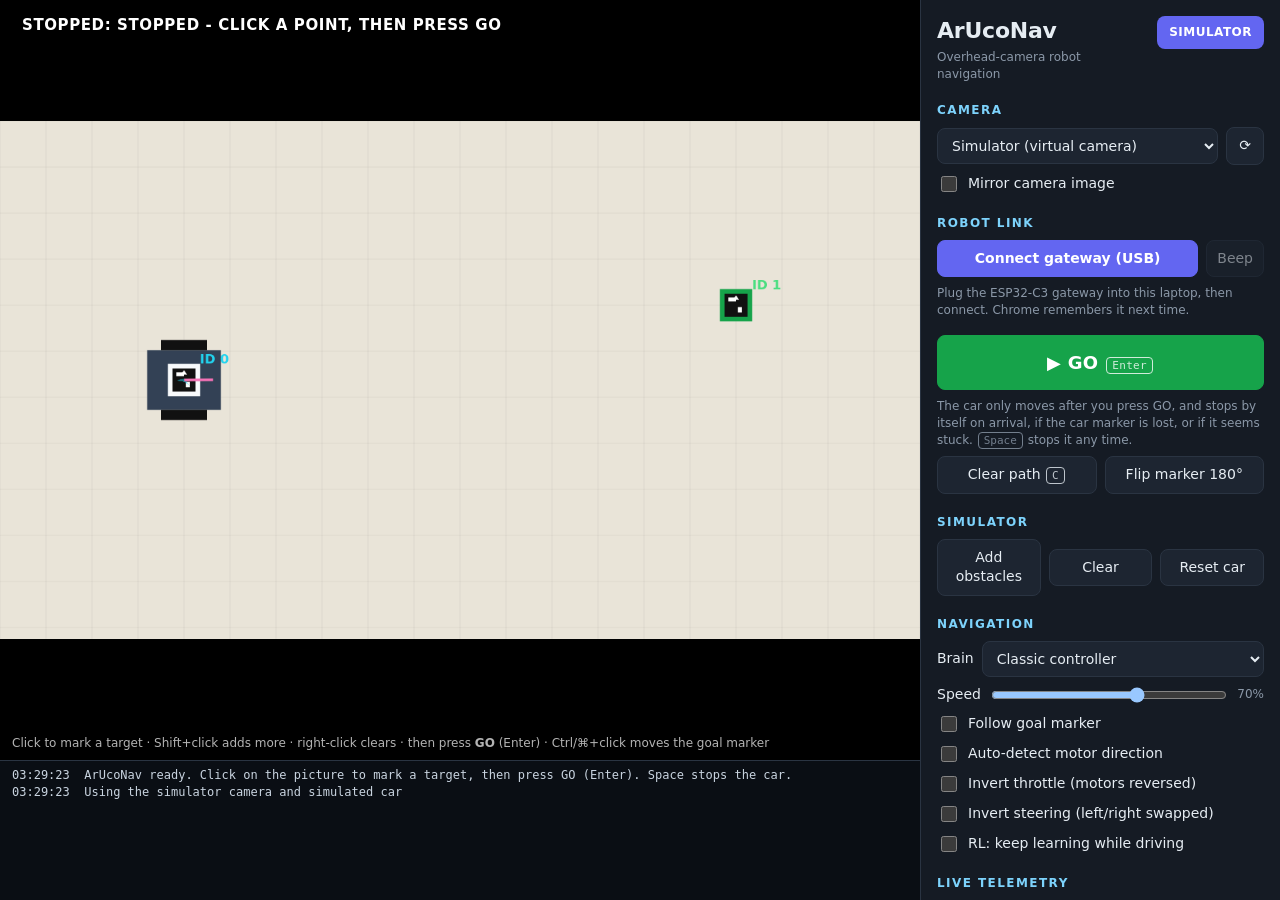
<file: robotics/web/index.html>
<!doctype html>
<html lang="en">
<head>
<meta charset="utf-8">
<meta name="viewport" content="width=device-width, initial-scale=1">
<title>ArUcoNav</title>
<meta name="description" content="Drive an ESP32 robot car to any point you click on an overhead camera picture. Runs in the browser: camera, ArUco markers, USB gateway.">
<link rel="icon" href="icon.svg" type="image/svg+xml">
<link rel="stylesheet" href="style.css">
<script src="vendor/cv.js"></script>
<script src="vendor/aruco.js"></script>
<script type="module" src="js/app.js"></script>
</head>
<body>
<div class="app">
  <section class="stage">
    <div class="view" id="view">
      <canvas id="canvas" width="1280" height="720"></canvas>
      <div class="banner" id="banner">Loading…</div>
      <div class="hint" id="hint">Click to mark a target · Shift+click adds more · right-click clears · then press <b>GO</b> (Enter)<span id="simHint"> · Ctrl/⌘+click moves the goal marker</span></div>
    </div>
    <div class="log" id="log" aria-live="polite"></div>
  </section>

  <aside class="panel">
    <header class="brand">
      <div>
        <h1>ArUcoNav</h1>
        <p>Overhead-camera robot navigation</p>
      </div>
      <span class="pill" id="pill">SIMULATOR</span>
    </header>

    <h2>Camera</h2>
    <div class="row">
      <select id="camSelect" aria-label="Camera"><option value="sim">Simulator (virtual camera)</option></select>
      <button class="icon" id="camRefresh" title="Search for cameras again" aria-label="Search for cameras again">⟳</button>
    </div>
    <label class="check"><input type="checkbox" id="mirror"> Mirror camera image</label>

    <h2>Robot link</h2>
    <div class="row">
      <button class="primary" id="connectBtn">Connect gateway (USB)</button>
      <button id="beepBtn" title="Beep on the car">Beep</button>
    </div>
    <p class="note" id="serialNote"></p>

    <button class="drive go" id="driveBtn">▶ GO <kbd>Enter</kbd></button>
    <p class="note">The car only moves after you press GO, and stops by itself on arrival, if the car marker is lost, or if it seems stuck. <kbd>Space</kbd> stops it any time.</p>
    <div class="row two">
      <button id="clearBtn">Clear path <kbd>C</kbd></button>
      <button id="flipBtn">Flip marker 180°</button>
    </div>

    <div class="simbox" id="simBox">
      <h2>Simulator</h2>
      <div class="row three">
        <button id="obsBtn">Add obstacles</button>
        <button id="obsClear">Clear</button>
        <button id="carReset">Reset car</button>
      </div>
    </div>

    <h2>Navigation</h2>
    <div class="row">
      <label for="brain">Brain</label>
      <select id="brain"><option value="classic">Classic controller</option><option value="rl">Reinforcement learning</option></select>
    </div>
    <div class="row">
      <label for="speed">Speed</label>
      <input type="range" id="speed" min="0.2" max="1" step="0.05"><span class="unit" id="speedVal"></span>
    </div>
    <label class="check"><input type="checkbox" id="followGoal"> Follow goal marker</label>
    <label class="check"><input type="checkbox" id="autoPol"> Auto-detect motor direction</label>
    <label class="check"><input type="checkbox" id="invT"> Invert throttle (motors reversed)</label>
    <label class="check"><input type="checkbox" id="invS"> Invert steering (left/right swapped)</label>
    <label class="check"><input type="checkbox" id="rlLearn"> RL: keep learning while driving</label>

    <h2>Live telemetry</h2>
    <dl class="tele" id="tele"></dl>
    <div class="bars" id="bars"></div>

    <h2>Markers</h2>
    <p class="note">Car: marker <b>ID 0</b> on top, arrow to the front. Goal: any other ID. Print at 100% scale.</p>
    <a class="button" href="markers.html" target="_blank" rel="noopener">Open printable markers</a>
    <p class="note keys">Keys: <kbd>Enter</kbd> GO · <kbd>Space</kbd> STOP · <kbd>W</kbd><kbd>A</kbd><kbd>S</kbd><kbd>D</kbd> drive by hand (hold) · <kbd>C</kbd> clear · <kbd>F</kbd> full screen</p>
  </aside>
</div>
<video id="video" playsinline muted hidden></video>
</body>
</html>
</file>
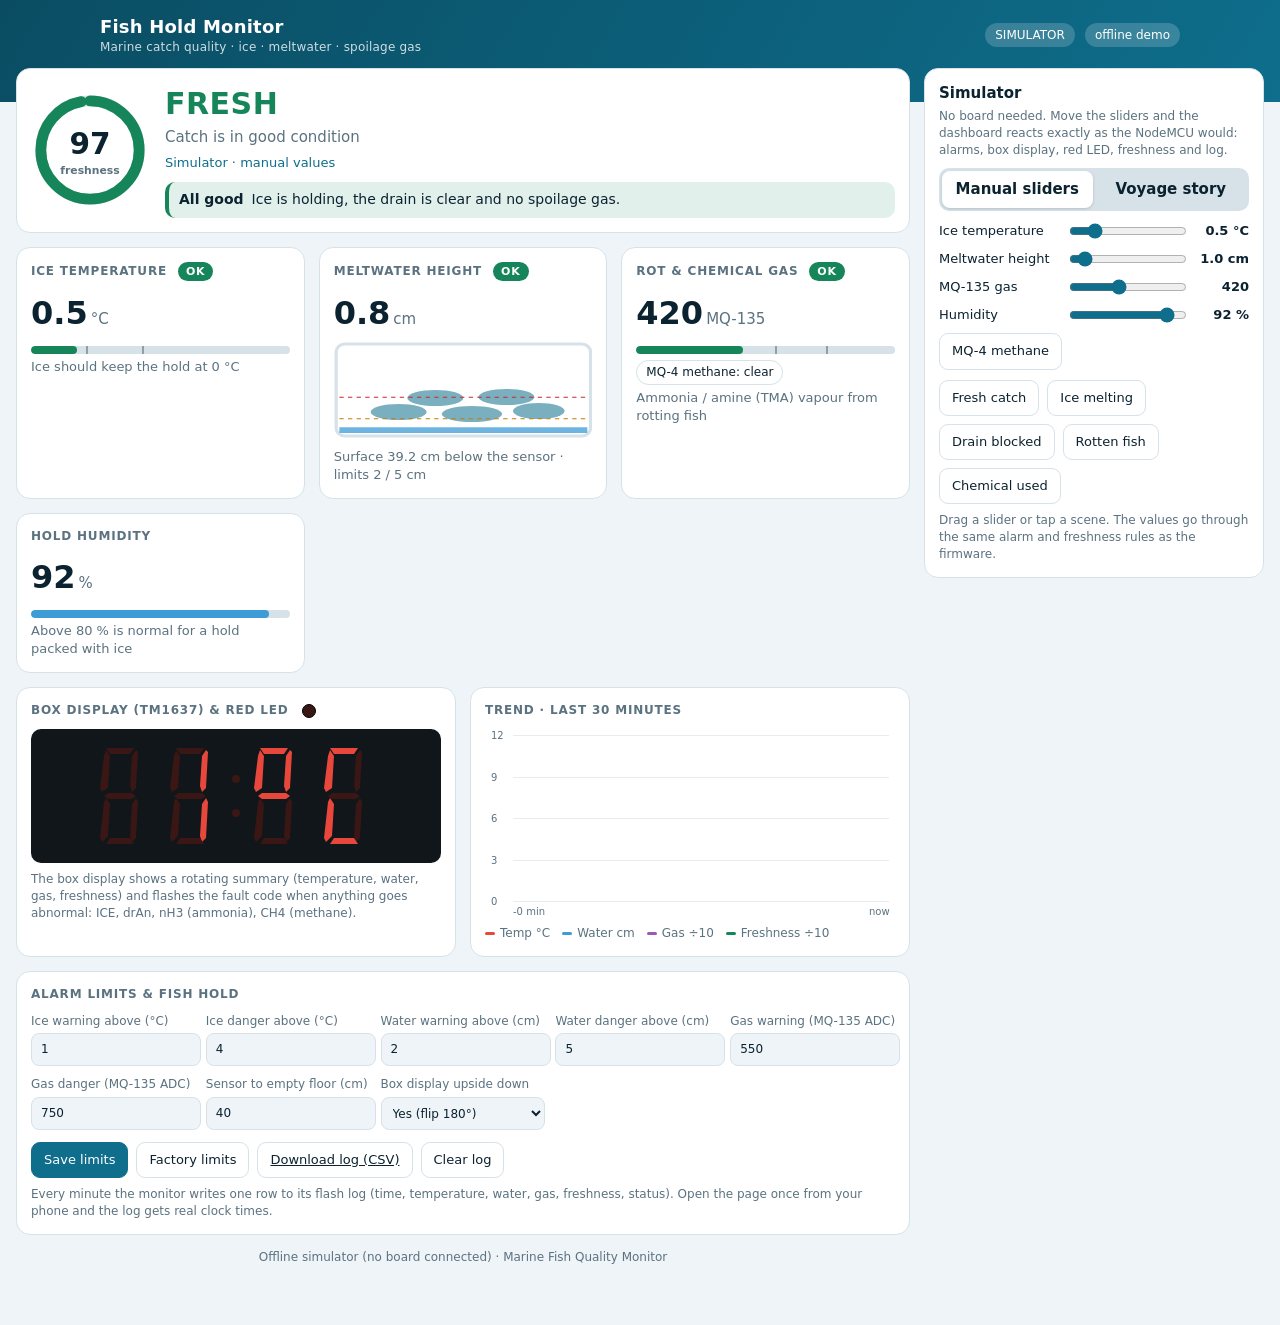
<file: iot/fish_quality_monitor/simulator.html>
<!doctype html>
<html lang="en">
<head>
<meta charset="utf-8">
<meta name="viewport" content="width=device-width,initial-scale=1">
<title>Fish Hold Simulator</title>
<style>
:root{--bg:#eef4f7;--card:#fff;--ink:#0b2230;--mute:#5b7280;--line:#d6e2e8;--sea:#0e6e8c;--sea2:#0a4d63;
--ok:#16865a;--warn:#c27c00;--bad:#c62828;--water:#3d9bd6;--ice:#bfe6f5;--seg:#e8483b;--segoff:#3a1714;--panel:#10161a}
@media (prefers-color-scheme:dark){:root{--bg:#081419;--card:#0f2129;--ink:#e3eef2;--mute:#8aa3ae;--line:#1d3743;
--sea:#3fb4d6;--sea2:#7fd2ea;--ok:#3ccf8e;--warn:#f0b43a;--bad:#ff6b5e;--water:#4aa8e0;--ice:#1d4a5c}}
*{box-sizing:border-box}body{margin:0;background:var(--bg);color:var(--ink);font:15px/1.4 system-ui,-apple-system,"Segoe UI",Roboto,sans-serif}
header{background:linear-gradient(120deg,var(--sea2),var(--sea));color:#fff;padding:14px 16px 46px}
header .row{display:flex;align-items:center;gap:10px;max-width:1080px;margin:auto}
header h1{font-size:18px;margin:0;flex:1;letter-spacing:.2px}header small{display:block;font-weight:400;opacity:.8;font-size:12px}
.pill{font-size:12px;padding:4px 10px;border-radius:99px;background:rgba(255,255,255,.18);white-space:nowrap}
.pill.off{background:#7a1f1f}
main{display:grid;gap:14px;min-width:0}
.wrap{max-width:1080px;margin:-34px auto 0;padding:0 16px 40px}
aside{display:none}
body.sim .wrap{max-width:1440px;display:grid;grid-template-columns:minmax(0,1fr) 340px;gap:14px;align-items:start}
body.sim aside{display:block;position:sticky;top:12px}
aside h3{font-size:15px;margin:0 0 4px}
.led{display:inline-block;width:14px;height:14px;border-radius:50%;background:#3a1714;vertical-align:middle;margin-left:8px;border:1px solid #000}
.led.on{background:#ff2a1a;box-shadow:0 0 10px #ff2a1a}
@media (max-width:900px){body.sim .wrap{grid-template-columns:1fr}body.sim aside{position:static;order:-1}}
.card{background:var(--card);border:1px solid var(--line);border-radius:14px;padding:14px}
.card h2{font-size:12px;letter-spacing:.8px;text-transform:uppercase;color:var(--mute);margin:0 0 10px;font-weight:600}
.hero{display:grid;grid-template-columns:auto 1fr;gap:16px;align-items:center}
.ring{width:118px;height:118px}.ring circle{fill:none;stroke-width:11}.ring .bg{stroke:var(--line)}
.ring .fg{stroke:var(--ok);stroke-linecap:round;transition:stroke-dashoffset .6s,stroke .3s}
.ring text{fill:var(--ink);font-weight:700;text-anchor:middle}
.grade{font-size:30px;font-weight:800;letter-spacing:.5px}.advice{color:var(--mute);margin-top:2px}
.alerts{list-style:none;margin:10px 0 0;padding:0;display:grid;gap:6px;text-align:left}
.alerts li{border-radius:10px;padding:8px 10px;font-size:14px;display:flex;gap:8px}
.alerts li b{white-space:nowrap}
.a-warn{background:color-mix(in srgb,var(--warn) 14%,transparent);border-left:4px solid var(--warn)}
.a-danger{background:color-mix(in srgb,var(--bad) 14%,transparent);border-left:4px solid var(--bad)}
.a-ok{background:color-mix(in srgb,var(--ok) 12%,transparent);border-left:4px solid var(--ok)}
.tiles{display:grid;grid-template-columns:repeat(auto-fit,minmax(230px,1fr));gap:14px}
.tile .v{font-size:32px;font-weight:750}.tile .u{font-size:15px;color:var(--mute);font-weight:500;margin-left:3px}
.tile .s{font-size:13px;margin-top:4px;color:var(--mute)}
.tag{display:inline-block;font-size:11px;font-weight:700;padding:2px 8px;border-radius:99px;margin-left:6px;vertical-align:middle;color:#fff;background:var(--ok)}
.tag.warn{background:var(--warn)}.tag.danger{background:var(--bad)}.tag.na{background:var(--mute)}
.bar{height:8px;border-radius:9px;background:var(--line);margin-top:10px;position:relative;overflow:hidden}
.bar i{position:absolute;left:0;top:0;bottom:0;border-radius:9px;background:var(--sea);transition:width .5s}
.bar u{position:absolute;top:-2px;bottom:-2px;width:2px;background:var(--ink);opacity:.35}
.hold{width:100%;height:96px;margin-top:6px}
[hidden]{display:none!important}
.chip{display:inline-block;font-size:12px;padding:3px 9px;border-radius:99px;border:1px solid var(--line);margin:6px 6px 0 0}
.chip.on{background:var(--bad);color:#fff;border-color:var(--bad)}
.two{display:grid;grid-template-columns:1fr 1fr;gap:14px}
.seg{background:var(--panel);border-radius:10px;padding:12px;display:flex;justify-content:center}
.seg svg{width:100%;max-width:300px;height:auto}
canvas{width:100%;height:190px;display:block}
.legend{display:flex;flex-wrap:wrap;gap:12px;font-size:12px;color:var(--mute);margin-top:6px}
.legend span:before{content:"";display:inline-block;width:10px;height:3px;border-radius:2px;margin-right:5px;vertical-align:middle;background:var(--c)}
.seg-tabs{display:flex;background:var(--line);border-radius:10px;padding:3px;gap:3px;margin-bottom:10px}
.seg-tabs button{flex:1;border:0;background:transparent;color:var(--ink);padding:8px;border-radius:8px;font:inherit;font-weight:600;cursor:pointer}
.seg-tabs button.on{background:var(--card);box-shadow:0 1px 3px rgba(0,0,0,.15)}
label.sl{display:grid;grid-template-columns:120px 1fr 56px;gap:8px;align-items:center;font-size:13px;margin:8px 0}
label.sl output{text-align:right;font-variant-numeric:tabular-nums;font-weight:600}
input[type=range]{width:100%;accent-color:var(--sea)}
.tg{display:flex;gap:8px;flex-wrap:wrap;margin-top:6px}
.tg button,.btn{border:1px solid var(--line);background:var(--card);color:var(--ink);border-radius:9px;padding:8px 12px;font:inherit;font-size:13px;cursor:pointer}
.tg button.on{background:var(--bad);border-color:var(--bad);color:#fff}
.btn.pri{background:var(--sea);border-color:var(--sea);color:#fff}
.grid-set{display:grid;grid-template-columns:repeat(auto-fit,minmax(150px,1fr));gap:10px}
.grid-set label{font-size:12px;color:var(--mute);display:grid;gap:4px}
.grid-set input{font:inherit;padding:7px 9px;border:1px solid var(--line);border-radius:8px;background:var(--bg);color:var(--ink)}
.note{font-size:12px;color:var(--mute);margin-top:8px}
.phase{font-size:13px;margin-top:6px;color:var(--sea)}
footer{text-align:center;font-size:12px;color:var(--mute);padding-bottom:20px}
@media (max-width:640px){.two{grid-template-columns:1fr}.hero{grid-template-columns:1fr;justify-items:center;text-align:center}
label.sl{grid-template-columns:96px 1fr 50px}.hero>div{width:100%}.alerts li{flex-direction:column;gap:2px}header{padding-bottom:42px}}
</style>
</head>
<body>
<header><div class="row">
<h1>Fish Hold Monitor<small>Marine catch quality · ice · meltwater · spoilage gas</small></h1>
<span class="pill" id="mode">…</span><span class="pill" id="link">connecting</span>
</div></header>
<div class="wrap">
<main>
<section class="card hero">
  <svg class="ring" viewBox="0 0 120 120"><circle class="bg" cx="60" cy="60" r="50"/>
  <circle class="fg" id="ring" cx="60" cy="60" r="50" stroke-dasharray="314.16" stroke-dashoffset="0" transform="rotate(-90 60 60)"/>
  <text x="60" y="64" font-size="30" id="score">--</text><text x="60" y="84" font-size="11" fill="currentColor" style="fill:var(--mute)">freshness</text></svg>
  <div><div class="grade" id="grade">—</div><div class="advice" id="advice">Waiting for the monitor…</div>
  <div class="phase" id="phase"></div><ul class="alerts" id="alerts"></ul></div>
</section>

<section class="tiles">
  <div class="card tile"><h2>Ice temperature <span class="tag" id="tTag">OK</span></h2>
    <div><span class="v" id="tV">--</span><span class="u">°C</span></div>
    <div class="bar"><i id="tBar"></i><u id="tMk1"></u><u id="tMk2"></u></div>
    <div class="s" id="tS">Ice should keep the hold at 0 °C</div></div>
  <div class="card tile"><h2>Meltwater height <span class="tag" id="wTag">OK</span></h2>
    <div><span class="v" id="wV">--</span><span class="u">cm</span></div>
    <svg class="hold" viewBox="0 0 240 96" preserveAspectRatio="none">
      <rect x="2" y="2" width="236" height="92" rx="8" fill="none" stroke="var(--line)" stroke-width="3"/>
      <rect id="wFill" x="5" y="91" width="230" height="0" fill="var(--water)" opacity=".75"/>
      <g fill="var(--sea)" opacity=".55" id="fish"><ellipse cx="60" cy="70" rx="26" ry="8"/><ellipse cx="128" cy="72" rx="28" ry="8"/><ellipse cx="190" cy="69" rx="24" ry="8"/>
      <ellipse cx="94" cy="56" rx="26" ry="8"/><ellipse cx="160" cy="55" rx="26" ry="8"/></g>
      <line id="wWarn" x1="5" x2="235" stroke="var(--warn)" stroke-dasharray="4 4"/><line id="wDang" x1="5" x2="235" stroke="var(--bad)" stroke-dasharray="4 4"/>
    </svg>
    <div class="s" id="wS">Meltwater must drain away. Only ice should touch the fish.</div></div>
  <div class="card tile"><h2>Rot &amp; chemical gas <span class="tag" id="gTag">OK</span></h2>
    <div><span class="v" id="gV">--</span><span class="u">MQ-135</span></div>
    <div class="bar"><i id="gBar"></i><u id="gMk1"></u><u id="gMk2"></u></div>
    <span class="chip" id="mq5">MQ-4 methane: clear</span><span class="chip" id="wet" hidden>Water at fish: no</span>
    <div class="s" id="gS">Ammonia / amine (TMA) vapour from rotting fish</div></div>
  <div class="card tile"><h2>Hold humidity</h2>
    <div><span class="v" id="hV">--</span><span class="u">%</span></div>
    <div class="bar"><i id="hBar" style="background:var(--water)"></i></div>
    <div class="s">Above 80 % is normal for a hold packed with ice</div></div>
</section>

<section class="two">
  <div class="card"><h2>Box display (TM1637) &amp; red LED <span class="led" id="led"></span></h2>
    <div class="seg"><svg id="segs" viewBox="0 0 300 110"></svg></div>
    <div class="note">The box display shows a rotating summary (temperature, water, gas, freshness) and flashes the fault code when anything goes abnormal: ICE, drAn, nH3 (ammonia), CH4 (methane).</div></div>
  <div class="card"><h2>Trend · last 30 minutes</h2><canvas id="chart"></canvas>
    <div class="legend"><span style="--c:#e8483b">Temp °C</span><span style="--c:#3d9bd6">Water cm</span><span style="--c:#9b59b6">Gas ÷10</span><span style="--c:#16865a">Freshness ÷10</span></div></div>
</section>

<section class="card"><h2>Alarm limits &amp; fish hold</h2>
  <div class="grid-set">
    <label>Ice warning above (°C)<input id="cTw" type="number" step="0.5"></label>
    <label>Ice danger above (°C)<input id="cTd" type="number" step="0.5"></label>
    <label>Water warning above (cm)<input id="cWw" type="number" step="0.5"></label>
    <label>Water danger above (cm)<input id="cWd" type="number" step="0.5"></label>
    <label>Gas warning (MQ-135 ADC)<input id="cGw" type="number" step="10"></label>
    <label>Gas danger (MQ-135 ADC)<input id="cGd" type="number" step="10"></label>
    <label>Sensor to empty floor (cm)<input id="cDepth" type="number" step="1"></label>
    <label>Box display upside down<select id="cFlip" style="font:inherit;padding:7px;border-radius:8px;border:1px solid var(--line);background:var(--bg);color:var(--ink)"><option value="1">Yes (flip 180°)</option><option value="0">No</option></select></label>
  </div>
  <div class="tg" style="margin-top:12px"><button class="btn pri" id="save">Save limits</button><button class="btn" id="reset">Factory limits</button>
  <a class="btn" id="dl" href="/log.csv">Download log (CSV)</a><button class="btn" id="clr">Clear log</button></div>
  <div class="note">Every minute the monitor writes one row to its flash log (time, temperature, water, gas, freshness, status). Open the page once from your phone and the log gets real clock times.</div>
</section>
<footer id="foot">Marine Fish Quality Monitor · NodeMCU ESP8266</footer>
</main>
<aside class="card" id="simPanel">
  <h3>Simulator</h3>
  <div class="note" style="margin:0 0 10px">No board needed. Move the sliders and the dashboard reacts exactly as the NodeMCU would: alarms, box display, red LED, freshness and log.</div>
  <div class="seg-tabs" id="modeTabs"><button data-m="manual">Manual sliders</button><button data-m="story">Voyage story</button></div>
  <div id="manual">
    <label class="sl">Ice temperature<input type="range" id="sT" min="-2" max="12" step="0.5"><output id="oT"></output></label>
    <label class="sl">Meltwater height<input type="range" id="sW" min="0" max="12" step="0.5"><output id="oW"></output></label>
    <label class="sl">MQ-135 gas<input type="range" id="sG" min="0" max="1023" step="1"><output id="oG"></output></label>
    <label class="sl">Humidity<input type="range" id="sH" min="30" max="100" step="1"><output id="oH"></output></label>
    <div class="tg"><button id="bRot">MQ-4 methane</button><button id="bWet" hidden>Water at fish (probe wet)</button></div>
    <div class="tg" style="margin-top:10px"><button class="btn" data-p="fresh">Fresh catch</button><button class="btn" data-p="melt">Ice melting</button><button class="btn" data-p="clog">Drain blocked</button><button class="btn" data-p="rot">Rotten fish</button><button class="btn" data-p="chem">Chemical used</button></div>
  </div>
  <div class="note" id="simNote"></div>
</aside>
</div>
<script>window.SIM=1;</script>
<script>
"use strict";
const $=id=>document.getElementById(id);
const AL={ICE:1,DRAIN:2,ALCO:4,ROT:8,SENSOR:16};
let D=null,lastOk=0,standalone=!!window.SIM||location.protocol==="file:"||/[?&]demo/.test(location.search),everOk=false,editing=0;
function enterSim(){standalone=true;document.body.classList.add("sim")}
if(standalone)enterSim();

/* ---------- offline twin of the firmware (used when the page is opened without the board) ---------- */
const twin={t0:Date.now(),cfg:{depth:40,tw:1,td:4,ww:2,wd:5,gw:550,gd:750,flip:1},sim:1,story:0,
 man:{t:0.5,h:92,w:0.8,g:420,r:false,wet:false},hist:[],lastH:0,
 up(){return (Date.now()-this.t0)/1000},
 ramp(t,a,b,x,y){if(t<=a)return x;if(t>=b)return y;const k=(t-a)/(b-a);return x+(y-x)*k*k*(3-2*k)},
 n(a){return (Math.random()*2-1)*a},
 phase(t){return t<40?"Fresh catch on ice":t<80?"Ice melting":t<130?"Drain outlet blocked":t<150?"Outlet cleared":t<200?"Fish starting to rot":"Fresh ice and new catch"},
 read(){const c=this.cfg;let r;
  if(!this.story){const m=this.man;r={temp:m.t,hum:m.h,water:m.w,mq3:m.g,mq5:m.r,wet:m.wet}}
  else{const t=this.up()%240,R=this.ramp.bind(this);let T=R(t,40,80,.4,3);if(t>=80)T=R(t,80,130,3,2);if(t>=150)T=R(t,150,195,2,5.5);if(t>=200)T=R(t,200,225,5.5,.4);
   let W=R(t,40,80,.8,1.8);if(t>=80)W=R(t,80,125,1.8,7);if(t>=130)W=R(t,130,145,7,1);if(t>=200)W=R(t,200,215,1,.8);
   let G=420;if(t>=150)G=R(t,150,195,420,860);if(t>=200)G=R(t,200,220,860,420);
   W=Math.max(0,W+this.n(.15));r={temp:T+this.n(.15),hum:91+this.n(2),water:W,mq3:Math.round(G+this.n(8)),mq5:t>=178&&t<205,wet:false}}
  const lv=(v,w,d)=>v>d?"danger":v>w?"warn":"ok",o={ok:0,warn:1,danger:2};
  let tL=lv(r.temp,c.tw,c.td),wL=lv(r.water,c.ww,c.wd);if(r.wet&&wL==="ok")wL="warn";
  let gL=lv(r.mq3,c.gw,c.gd);let a=0;if(tL!=="ok")a|=1;if(wL!=="ok")a|=2;if(gL!=="ok")a|=4;if(r.mq5){a|=8;gL="danger"}
  const L=["ok","warn","danger"][Math.max(o[tL],o[wL],o[gL])];
  let s=100;if(r.temp>0)s-=r.temp*6;if(r.water>c.ww)s-=(r.water-c.ww)*10;if(r.wet)s-=8;if(r.mq3>420)s-=(r.mq3-420)/7;if(r.mq5)s-=25;
  s=Math.max(0,Math.min(100,Math.round(s)));
  const now=Date.now();if(now-this.lastH>=10000||!this.hist.length){this.lastH=now;this.hist.push([Math.round(r.temp*10),Math.round(r.water*10),r.mq3,s,(r.wet?1:0)|(r.mq5?2:0)|(o[L]<<2)|16]);if(this.hist.length>180)this.hist.shift()}
  return Object.assign(r,{dist:c.depth-r.water,score:s,grade:s>=80?"FRESH":s>=60?"GOOD":s>=40?"CHECK":"SPOILED",level:L,tempLv:tL,waterLv:wL,gasLv:gL,alerts:a,warmup:0,
   sim:this.sim,story:this.story,phase:this.story?this.phase(this.up()%240):"",uptime:Math.round(this.up()),epoch:Math.round(now/1000),clients:1,cfg:Object.assign({},c)})},
 api(path){const u=new URL(path,"http://x/"),q=u.searchParams,c=this.cfg;
  if(u.pathname==="/api/history")return{period:10,p:this.hist};
  if(u.pathname==="/api/settings"){if(q.has("mode")){this.sim=q.get("mode")==="sim"?1:0}if(q.has("story"))this.story=q.get("story")==="1"?1:0;
   if(q.has("reset"))Object.assign(c,{depth:40,tw:1,td:4,ww:2,wd:5,gw:550,gd:750,flip:1});
   for(const k of["depth","tw","td","ww","wd","gw","gd","flip"])if(q.has(k))c[k]=+q.get(k)}
  if(u.pathname==="/api/sim"){const m=this.man;for(const[k,f]of[["t","t"],["h","h"],["w","w"],["g","g"]])if(q.has(k))m[f]=+q.get(k);
   if(q.has("r"))m.r=q.get("r")==="1";if(q.has("wet"))m.wet=q.get("wet")==="1";this.sim=1;this.story=0}
  if(!this.sim){return Object.assign(this.read(),{temp:null,hum:null,water:null,dist:null,mq3:null,mq5:false,wet:false,score:100,grade:"FRESH",level:"warn",tempLv:"ok",waterLv:"ok",gasLv:"ok",alerts:16,sim:0,phase:""})}
  return this.read()}};

async function api(path){
  if(standalone)return twin.api(path);
  const r=await fetch(path,{cache:"no-store"});if(!r.ok)throw new Error(r.status);return r.json();
}

/* ---------- seven-segment mirror (same glyphs and logic as the firmware) ---------- */
const G={"0":0x3F,"1":6,"2":0x5B,"3":0x4F,"4":0x66,"5":0x6D,"6":0x7D,"7":7,"8":0x7F,"9":0x6F,A:0x77,b:0x7C,C:0x39,c:0x58,d:0x5E,E:0x79,F:0x71,G:0x3D,H:0x76,h:0x74,I:0x30,L:0x38,n:0x54,O:0x3F,o:0x5C,P:0x73,r:0x50,S:0x6D,t:0x78,U:0x3E,u:0x1C,y:0x6E,"-":0x40,"*":0x63};
(function buildSegs(){const s=$("segs");let h="";const P=[[8,2,36,2,32,8,12,8],[38,4,40,6,38,42,34,46,32,40,34,10],[38,52,40,56,38,92,34,96,32,90,34,58],[12,92,32,92,36,98,8,98],[6,56,8,52,12,58,10,90,4,96,2,92],[6,10,8,4,12,10,10,42,4,46,2,42],[10,47,34,47,38,50,34,53,10,53,6,50]];
 for(let d=0;d<4;d++){const x=12+d*70+(d>1?14:0);for(let k=0;k<7;k++){const pts=[];for(let i=0;i<P[k].length;i+=2)pts.push((P[k][i]+x)+","+(P[k][i+1]+5));h+=`<polygon id="g${d}${k}" points="${pts.join(" ")}"/>`}}
 h+=`<circle id="col1" cx="150" cy="38" r="4"/><circle id="col2" cx="150" cy="72" r="4"/>`;s.innerHTML=h})();
function segShow(txt){for(let d=0;d<4;d++){const g=G[txt[d]]||0;for(let k=0;k<7;k++)$("g"+d+k).style.fill=(g>>k)&1?"var(--seg)":"var(--segoff)"}
 $("col1").style.fill=$("col2").style.fill="var(--segoff)"}
const pad=(v,n)=>String(v).padStart(n," ");
function segFrame(){
  if(!D){segShow("----");return}
  const ms=Date.now(),f=D,tmp=f.temp==null?"E-dH":pad(Math.max(-9,Math.min(99,Math.round(f.temp))),2)+"*C",
   wat=f.water==null?"E-US":"H"+pad(Math.min(999,Math.round(f.water)),3),gas=f.mq3==null?"E-nH":"nH"+pad(Math.min(99,Math.floor(f.mq3*100/1024)),2),
   sc=f.score>=100?"F100":"Fr"+pad(f.score,2);
  if(f.warmup>0&&!(f.alerts&~AL.SENSOR)){segShow(Math.floor(ms/1500)%2?"PrE ":pad(f.warmup,4));return}
  if(!f.alerts){segShow([tmp,wat,gas,sc][Math.floor(ms/2500)%4]);return}
  const list=[0,1,2,3,4].filter(i=>f.alerts&(1<<i)),slot=Math.floor(ms/1200),w=list[Math.floor(slot/2)%list.length],val=slot%2;
  if(ms%500>=330){segShow("    ");return}
  segShow([val?tmp:"ICE ",val?wat:"drAn",val?gas:"nH3 ",val?"GAS ":"CH4 ",f.temp==null?tmp:f.water==null?wat:gas][w]);
}
setInterval(segFrame,100);
setInterval(()=>{if(!D)return;const ms=Date.now(),l=D.level;$("led").classList.toggle("on",l==="danger"?ms%200<100:l==="warn"?ms%1000<500:D.warmup>0?ms%2000<60:false)},50);

/* ---------- rendering ---------- */
const tagTxt={ok:"OK",warn:"WARNING",danger:"DANGER"};
function tag(el,lv,na){el.className="tag "+(na?"na":lv==="ok"?"":lv);el.textContent=na?"NO SENSOR":tagTxt[lv]}
function pct(v,lo,hi){return Math.max(0,Math.min(100,(v-lo)/(hi-lo)*100))}
function fmt(v,d){return v==null?"--":(+v).toFixed(d)}
function render(){
  const f=D,c=f.cfg,col={ok:"var(--ok)",warn:"var(--warn)",danger:"var(--bad)"};
  $("score").textContent=f.score;$("ring").style.strokeDashoffset=314.16*(1-f.score/100);
  $("ring").style.stroke=f.score>=60?"var(--ok)":f.score>=40?"var(--warn)":"var(--bad)";
  $("grade").textContent=f.grade;$("grade").style.color=col[f.level];
  const A=[];
  if(f.alerts&AL.ROT)A.push(["danger","Methane","MQ-4 tripped: decomposition gas in the hold. Fish may be rotting. Inspect the catch and remove spoiled fish."]);
  if(f.alerts&AL.ALCO)A.push([f.gasLv==="danger"?"danger":"warn","Ammonia / amines",f.gasLv==="danger"?"Strong ammonia smell: the fish are rotting. Inspect the catch now.":"Ammonia rising. Early spoilage. Check the catch soon."]);
  if(f.alerts&AL.DRAIN)A.push([f.waterLv,"Meltwater",f.waterLv==="danger"?"Water "+fmt(f.water,1)+" cm. The drain outlet is blocked. Open it now, the fish are soaking.":(f.wet?"Water has reached the fish. Check the drain outlet.":"Water building up ("+fmt(f.water,1)+" cm). The drain is slowing.")]);
  if(f.alerts&AL.ICE)A.push([f.tempLv,"Ice",f.tempLv==="danger"?"Hold at "+fmt(f.temp,1)+" °C. No ice left. Add crushed ice immediately.":"Above 0 °C. The ice is melting. Top up the ice."]);
  if(f.alerts&AL.SENSOR)A.push(["warn","Sensor check",["temp","water","mq3"].filter(k=>f[k]==null).map(k=>({temp:"DHT11",water:"ultrasonic",mq3:"MQ-135"})[k]).join(", ")+" not answering. Check the wiring (see CONNECTIONS.md)."]);
  $("alerts").innerHTML=A.length?A.map(a=>`<li class="a-${a[0]}"><b>${a[1]}</b><span>${a[2]}</span></li>`).join(""):`<li class="a-ok"><b>All good</b><span>Ice is holding, the drain is clear and no spoilage gas.</span></li>`;
  $("advice").textContent=f.warmup>0?"Gas sensors warming up: "+f.warmup+" s":f.level==="ok"?"Catch is in good condition":f.level==="warn"?"Something needs attention":"Act now to save the catch";
  $("phase").textContent=f.sim?(f.story?"Simulator · voyage story: "+f.phase:"Simulator · manual values"):"";
  if(!f.sim&&!standalone)$("phase").textContent="";
  // temperature
  tag($("tTag"),f.tempLv,f.temp==null);$("tV").textContent=fmt(f.temp,1);
  $("tBar").style.width=f.temp==null?0:pct(f.temp,-2,12)+"%";$("tBar").style.background=col[f.tempLv];
  $("tMk1").style.left=pct(c.tw,-2,12)+"%";$("tMk2").style.left=pct(c.td,-2,12)+"%";
  // water
  tag($("wTag"),f.waterLv,f.water==null);$("wV").textContent=fmt(f.water,1);
  const sc=86/12,wh=f.water==null?0:Math.min(86,f.water*sc);$("wFill").setAttribute("y",91-wh);$("wFill").setAttribute("height",wh);
  for(const[id,v]of[["wWarn",c.ww],["wDang",c.wd]]){const y=91-Math.min(86,v*sc);$(id).setAttribute("y1",y);$(id).setAttribute("y2",y)}
  $("wS").textContent=f.water==null?"Ultrasonic sensor not answering":"Surface "+fmt(f.dist,1)+" cm below the sensor · limits "+c.ww+" / "+c.wd+" cm";
  // gas
  tag($("gTag"),f.gasLv,f.mq3==null);$("gV").textContent=f.mq3==null?"--":f.mq3;
  $("gBar").style.width=f.mq3==null?0:pct(f.mq3,0,1023)+"%";$("gBar").style.background=col[f.gasLv];
  $("gMk1").style.left=pct(c.gw,0,1023)+"%";$("gMk2").style.left=pct(c.gd,0,1023)+"%";
  $("mq5").className="chip"+(f.mq5?" on":"");$("mq5").textContent="MQ-4 methane: "+(f.mq5?"DETECTED":"clear");
  $("wet").className="chip"+(f.wet?" on":"");$("wet").textContent="Water at fish: "+(f.wet?"YES":"no");
  $("hV").textContent=fmt(f.hum,0);$("hBar").style.width=f.hum==null?0:f.hum+"%";
  // mode
  $("mode").textContent=standalone?"SIMULATOR":f.sim?"DEMO DATA":"LIVE SENSORS";
  const m=f.story?"story":"manual";
  document.querySelectorAll("#modeTabs button").forEach(b=>b.classList.toggle("on",b.dataset.m===m));
  $("manual").style.display=m==="manual"?"":"none";
  $("simNote").textContent=m==="story"?"A 4-minute voyage plays through every alarm: ice melting, blocked drain, rotting fish, then fresh ice. Live: "+f.phase:"Drag a slider or tap a scene. The values go through the same alarm and freshness rules as the firmware.";
  if(m==="manual"&&!editing){$("sT").value=f.temp;$("sW").value=f.water;$("sG").value=f.mq3;$("sH").value=f.hum;$("bRot").classList.toggle("on",f.mq5);$("bWet").classList.toggle("on",f.wet);showOut()}
  if(document.activeElement.tagName!=="INPUT"&&document.activeElement.tagName!=="SELECT"){
    $("cTw").value=c.tw;$("cTd").value=c.td;$("cWw").value=c.ww;$("cWd").value=c.wd;$("cGw").value=c.gw;$("cGd").value=c.gd;$("cDepth").value=c.depth;$("cFlip").value=c.flip}
  const up=f.uptime,hh=Math.floor(up/3600),mm=Math.floor(up/60)%60;
  $("foot").textContent=(standalone?"Offline simulator (no board connected)":"Monitor running "+hh+" h "+mm+" min · "+f.clients+" device(s) on the hotspot")+" · Marine Fish Quality Monitor";
}
function showOut(){$("oT").textContent=(+$("sT").value).toFixed(1)+" °C";$("oW").textContent=(+$("sW").value).toFixed(1)+" cm";$("oG").textContent=$("sG").value;$("oH").textContent=$("sH").value+" %"}

/* ---------- chart ---------- */
async function chart(){
  let h;try{h=await api("/api/history")}catch(e){return}
  const cv=$("chart"),dpr=devicePixelRatio||1,W=cv.clientWidth,H=cv.clientHeight;cv.width=W*dpr;cv.height=H*dpr;
  const x=cv.getContext("2d");x.scale(dpr,dpr);x.clearRect(0,0,W,H);
  const css=getComputedStyle(document.documentElement),line=css.getPropertyValue("--line"),mute=css.getPropertyValue("--mute");
  const L=28,R=6,T=6,B=18,pw=W-L-R,ph=H-T-B,max=12;
  x.font="10px system-ui";x.fillStyle=mute;x.strokeStyle=line;x.lineWidth=1;
  for(let v=0;v<=max;v+=3){const y=Math.round(T+ph-(v/max)*ph)+.5;x.globalAlpha=.6;x.beginPath();x.moveTo(L,y);x.lineTo(W-R,y);x.stroke();x.globalAlpha=1;x.fillText(v,6,y+3)}
  const p=h.p,n=p.length;x.fillText(n?"-"+Math.round(n*h.period/60)+" min":"collecting…",L,H-4);x.fillText("now",W-R-20,H-4);
  if(n<2)return;
  const ser=[[0,"#e8483b",.1],[1,"#3d9bd6",.1],[2,"#9b59b6",.01],[3,"#16865a",.1]];
  for(const[i,c,k]of ser){x.strokeStyle=c;x.lineWidth=2;x.beginPath();let pen=false;
    p.forEach((r,j)=>{if(r[i]==null){pen=false;return}const X=L+j/(n-1)*pw,Y=T+ph-Math.max(0,Math.min(max,r[i]*k))/max*ph;pen?x.lineTo(X,Y):x.moveTo(X,Y);pen=true});x.stroke()}
}

/* ---------- controls ---------- */
async function send(path){try{D=await api(path);render()}catch(e){}}
const PRESET={fresh:[0.5,0.8,420,92,0,0],melt:[3,1.8,430,90,0,0],clog:[2,7,440,95,0,0],rot:[6,1.5,860,88,1,0],chem:[0.5,0.8,800,92,0,0]};
document.querySelectorAll("[data-p]").forEach(b=>b.onclick=()=>{const p=PRESET[b.dataset.p];editing=0;send(`/api/sim?t=${p[0]}&w=${p[1]}&g=${p[2]}&h=${p[3]}&r=${p[4]}&wet=${p[5]}`)});
document.querySelectorAll("#modeTabs button").forEach(b=>b.onclick=()=>{const m=b.dataset.m;
  if(m==="story")send("/api/settings?mode=sim&story=1");
  else send("/api/sim?t="+(D&&D.temp!=null?D.temp:0.5)+"&w="+(D&&D.water!=null?D.water:1)+"&g="+(D&&D.mq3!=null?D.mq3:420)+"&h="+(D&&D.hum!=null?D.hum:90))});
let simTimer;
function pushSim(){editing=Date.now();showOut();clearTimeout(simTimer);simTimer=setTimeout(()=>send("/api/sim?t="+$("sT").value+"&w="+$("sW").value+"&g="+$("sG").value+"&h="+$("sH").value),120)}
["sT","sW","sG","sH"].forEach(id=>$(id).addEventListener("input",pushSim));
$("bRot").onclick=()=>{editing=Date.now();send("/api/sim?r="+(D&&D.mq5?0:1))};
$("bWet").onclick=()=>{editing=Date.now();send("/api/sim?wet="+(D&&D.wet?0:1))};
$("save").onclick=()=>send(`/api/settings?tw=${$("cTw").value}&td=${$("cTd").value}&ww=${$("cWw").value}&wd=${$("cWd").value}&gw=${$("cGw").value}&gd=${$("cGd").value}&depth=${$("cDepth").value}&flip=${$("cFlip").value}`).then(()=>{$("save").textContent="Saved ✓";setTimeout(()=>$("save").textContent="Save limits",1500)});
$("reset").onclick=()=>{if(confirm("Restore factory alarm limits?"))send("/api/settings?reset=1")};
$("clr").onclick=async()=>{if(!confirm("Delete the flash log?"))return;if(!standalone)await fetch("/api/log/clear");alert("Log cleared")};
if(standalone)$("dl").onclick=e=>{e.preventDefault();const rows=["temp_c,water_cm,mq3_adc,freshness"].concat(twin.hist.map(r=>[r[0]/10,r[1]/10,r[2],r[3]].join(",")));
  const a=document.createElement("a");a.href=URL.createObjectURL(new Blob([rows.join("\n")],{type:"text/csv"}));a.download="fish_hold_sim_log.csv";a.click()};

/* ---------- polling ---------- */
async function poll(){
  if(editing&&Date.now()-editing>1500)editing=0;
  try{D=await api("/api/data");lastOk=Date.now();everOk=true;render();$("link").textContent=standalone?"offline demo":"live";$("link").className="pill"}
  catch(e){if(!everOk&&!standalone&&Date.now()-start>4000){enterSim();return}
    if(Date.now()-lastOk>4000){$("link").textContent="CONNECTION LOST";$("link").className="pill off";$("grade").textContent="NO LINK";$("grade").style.color="var(--mute)";$("advice").textContent="Rejoin the Boat-Fish-Monitor WiFi"}}
}
const start=Date.now();
if(!standalone)fetch("/api/time?t="+Math.floor(Date.now()/1000)).catch(()=>{});
poll();setInterval(poll,1000);chart();setInterval(chart,10000);addEventListener("resize",chart);
</script>
</body>
</html>
</file>
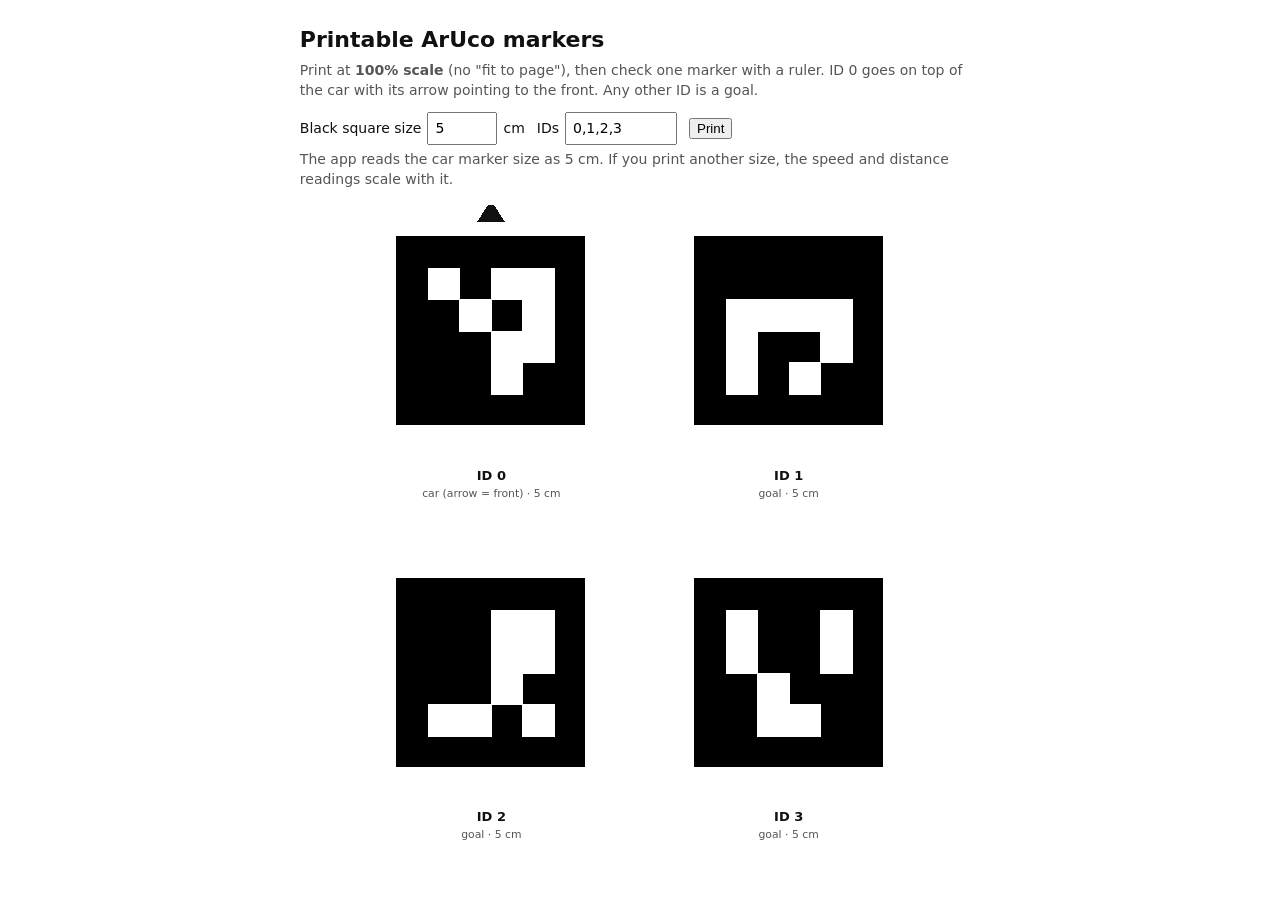
<file: robotics/web/markers.html>
<!doctype html>
<html lang="en">
<head>
<meta charset="utf-8">
<meta name="viewport" content="width=device-width, initial-scale=1">
<title>ArUcoNav Markers</title>
<link rel="icon" href="icon.svg" type="image/svg+xml">
<style>
  /* Print sheet: real-size markers (CSS cm), A4 friendly. */
  :root { --fg: #111; --muted: #555; --bg: #fff; --accent: #4f46e5; }
  * { box-sizing: border-box; }
  body { margin: 0; background: var(--bg); color: var(--fg); font: 14px/1.45 system-ui, -apple-system, "Segoe UI", sans-serif;
         padding-block: 24px; padding-left: max(16px, env(safe-area-inset-left, 0px)); padding-right: max(16px, env(safe-area-inset-right, 0px)); }
  header { max-width: 18cm; margin: 0 auto 16px; }
  h1 { margin: 0 0 4px; font-size: 22px; }
  p { margin: 4px 0; color: var(--muted); }
  .controls { display: flex; flex-wrap: wrap; gap: 12px; align-items: center; margin-top: 12px; }
  .controls label { display: flex; gap: 6px; align-items: center; }
  input { width: 5em; font: inherit; padding: 4px 6px; }
  .sheet { display: flex; flex-wrap: wrap; gap: 1.2cm; justify-content: center; max-width: 18cm; margin: 0 auto; }
  figure { margin: 0; text-align: center; break-inside: avoid; }
  figcaption { margin-top: 0.25cm; font-weight: 700; font-size: 13px; }
  figcaption small { display: block; font-weight: 400; color: var(--muted); }
  svg { display: block; }
  @media print { header { display: none; } body { padding: 0; } }
</style>
</head>
<body>
<header>
  <h1>Printable ArUco markers</h1>
  <p>Print at <b>100% scale</b> (no "fit to page"), then check one marker with a ruler. ID 0 goes on top of the car with its arrow pointing to the front. Any other ID is a goal.</p>
  <div class="controls">
    <label>Black square size <input type="number" id="size" value="5" min="2" max="15" step="0.5"> cm</label>
    <label>IDs <input type="text" id="ids" value="0,1,2,3" style="width:8em"></label>
    <button onclick="window.print()">Print</button>
  </div>
  <p>The app reads the car marker size as 5 cm. If you print another size, the speed and distance readings scale with it.</p>
</header>
<main class="sheet" id="sheet"></main>
<script type="module">
  import { DICT_4X4_50 } from "./js/dict.js";
  const sheet = document.getElementById("sheet");
  function marker(id, cm) {
    const bits = parseInt(DICT_4X4_50[id], 16).toString(2).padStart(16, "0");
    const cells = [];
    for (let r = 0; r < 4; r++) for (let c = 0; c < 4; c++)
      if (bits[r * 4 + c] === "1") cells.push(`<rect x="${c + 1}" y="${r + 1}" width="1.02" height="1.02" fill="#fff"/>`);
    // 6x6 cells: black border + 4x4 code, with a white quiet zone of one cell around
    const arrow = id === 0 ? `<path d="M4 -0.15 L4.45 0.55 L3.55 0.55 Z" fill="#111"/>` : "";
    return `<svg viewBox="-1 -1 8 8" width="${cm * 8 / 6}cm" height="${cm * 8 / 6}cm" shape-rendering="crispEdges">
      <rect x="-1" y="-1" width="8" height="8" fill="#fff"/><rect x="0" y="0" width="6" height="6" fill="#000"/>${cells.join("")}
      <g transform="translate(-1 -1)">${arrow}</g></svg>`;
  }
  function render() {
    const cm = Math.max(2, Math.min(15, +document.getElementById("size").value || 5));
    const ids = document.getElementById("ids").value.split(/[ ,]+/).map(Number).filter(n => Number.isInteger(n) && n >= 0 && n < 50);
    sheet.innerHTML = ids.map(id => `<figure>${marker(id, cm)}<figcaption>ID ${id}<small>${id === 0 ? "car (arrow = front)" : "goal"} · ${cm} cm</small></figcaption></figure>`).join("");
  }
  document.getElementById("size").oninput = render;
  document.getElementById("ids").oninput = render;
  render();
</script>
</body>
</html>
</file>
<file: robotics/web/style.css>
/* Layout: control-room workstation. Live picture left (log under it), control panel right; stacks on narrow screens. */
:root {
  --bg: #0d1117;
  --panel: #151b24;
  --raised: #1d2531;
  --line: #2a3442;
  --fg: #e6edf3;
  --muted: #8b98a8;
  --accent: #6366f1;
  --accent-fg: #ffffff;
  --ok: #16a34a;
  --warn: #f59e0b;
  --bad: #dc2626;
  --sonar: #22c55e;
  --motor: #3b82f6;
  --font: system-ui, -apple-system, "Segoe UI", Roboto, Ubuntu, sans-serif;
  --mono: ui-monospace, "SF Mono", Menlo, Consolas, "DejaVu Sans Mono", monospace;
  color-scheme: dark;
}
* { box-sizing: border-box; }
html, body { height: 100%; }
body { margin: 0; background: var(--bg); color: var(--fg); font: 14px/1.4 var(--font); }
[hidden] { display: none !important; }

.app { display: grid; grid-template-columns: minmax(0, 1fr) 360px; height: 100%; }
.stage { display: grid; grid-template-rows: minmax(0, 1fr) 140px; min-width: 0; min-height: 0; }
.view { position: relative; background: #000; display: grid; place-items: center; min-height: 0; overflow: hidden; }
#canvas { max-width: 100%; max-height: 100%; cursor: crosshair; display: block; }
.banner {
  position: absolute; top: 12px; left: 12px; padding: 4px 10px; border-radius: 4px;
  background: rgba(0, 0, 0, 0.72); color: #fff; font: 700 15px/1.3 var(--font); letter-spacing: 0.04em; text-transform: uppercase;
  pointer-events: none; max-width: calc(100% - 24px);
}
.banner.warn { background: rgba(220, 38, 38, 0.88); }
.hint { position: absolute; bottom: 8px; left: 12px; right: 12px; color: rgba(255,255,255,0.7); font-size: 12px; pointer-events: none; text-shadow: 0 1px 2px #000; }
.log {
  border-top: 1px solid var(--line); background: #0a0e14; color: #c9d4e0; font: 12px/1.45 var(--mono);
  padding: 6px 12px; overflow-y: auto; white-space: pre-wrap; overflow-wrap: anywhere;
}

.panel {
  background: var(--panel); border-left: 1px solid var(--line); overflow-y: auto; min-width: 0;
  padding-block: 16px 24px; padding-left: max(16px, env(safe-area-inset-left, 0px)); padding-right: max(16px, env(safe-area-inset-right, 0px));
  display: flex; flex-direction: column; gap: 8px;
}
.brand { display: flex; justify-content: space-between; align-items: flex-start; gap: 12px; }
.brand h1 { margin: 0; font-size: 22px; letter-spacing: -0.01em; }
.brand p { margin: 2px 0 0; color: var(--muted); font-size: 12px; }
.pill { padding: 8px 12px; border-radius: 8px; font-weight: 800; font-size: 12px; letter-spacing: 0.04em; background: var(--accent); color: #fff; white-space: nowrap; text-align: center; }
.pill.ok { background: var(--ok); } .pill.bad { background: var(--bad); } .pill.idle { background: #475569; }
.panel h2 { margin: 12px 0 0; font-size: 12px; font-weight: 800; letter-spacing: 0.12em; text-transform: uppercase; color: #7dd3fc; }

.row { display: flex; gap: 8px; align-items: center; min-width: 0; }
.row > select, .row > input[type=range] { flex: 1; min-width: 0; }
.row.two > * { flex: 1; } .row.three > * { flex: 1; }
.row.small { font-size: 12px; color: var(--muted); }
.row.small input { width: 64px; }
.unit { color: var(--muted); font-size: 12px; white-space: nowrap; }
label { color: var(--fg); }
.check { display: flex; gap: 8px; align-items: center; cursor: pointer; }
.check input { width: 16px; height: 16px; accent-color: var(--accent); }

select, input[type=number], button, .button {
  font: inherit; color: var(--fg); background: var(--raised); border: 1px solid var(--line); border-radius: 8px; padding: 8px 10px;
}
button, .button { cursor: pointer; text-align: center; text-decoration: none; display: inline-block; }
button:hover, .button:hover { border-color: #3d4a5c; background: #232d3b; }
button:focus-visible, select:focus-visible, input:focus-visible, .button:focus-visible { outline: 2px solid #7dd3fc; outline-offset: 2px; }
button:disabled { opacity: 0.5; cursor: not-allowed; }
button.icon { padding: 8px 12px; }
button.primary { background: var(--accent); border-color: var(--accent); color: var(--accent-fg); font-weight: 700; flex: 1; }
button.primary.connected { background: var(--ok); border-color: var(--ok); }
.drive { color: #fff; font-weight: 800; font-size: 18px; padding: 14px; margin-top: 8px; letter-spacing: 0.02em; }
.drive.go { background: var(--ok); border-color: var(--ok); }
.drive.go:hover { background: #15803d; }
.drive.stop { background: var(--bad); border-color: var(--bad); }
.drive.stop:hover { background: #b91c1c; }
kbd { font: 11px var(--mono); padding: 1px 5px; border: 1px solid currentColor; border-radius: 4px; opacity: 0.8; margin: 0 1px; }
.note { margin: 0; color: var(--muted); font-size: 12px; }
.note.warn { color: var(--warn); }
.simbox { display: flex; flex-direction: column; gap: 8px; }

.tele { display: grid; grid-template-columns: auto minmax(0, 1fr); gap: 4px 12px; margin: 4px 0 0; }
.tele dt { color: var(--muted); }
.tele dd { margin: 0; font-variant-numeric: tabular-nums; font-family: var(--mono); font-size: 12.5px; overflow-wrap: anywhere; }
.bars { display: grid; grid-template-columns: 92px minmax(0, 1fr) 56px; gap: 6px 10px; align-items: center; margin-top: 6px; }
.bar { height: 8px; border-radius: 4px; background: var(--raised); overflow: hidden; }
.bar > i { display: block; height: 100%; width: 0; border-radius: 4px; transition: width 0.1s linear; }
.bars .val { font: 12px var(--mono); text-align: right; font-variant-numeric: tabular-nums; }
.keys { margin-top: 8px; }

@media (max-width: 900px) {
  .app { grid-template-columns: 1fr; height: auto; }
  .stage { grid-template-rows: auto 120px; }
  .view { aspect-ratio: 16 / 9; max-width: 100%; }
  .panel { border-left: 0; border-top: 1px solid var(--line); }
}
@media (prefers-reduced-motion: reduce) { .bar > i { transition: none; } }
</file>
